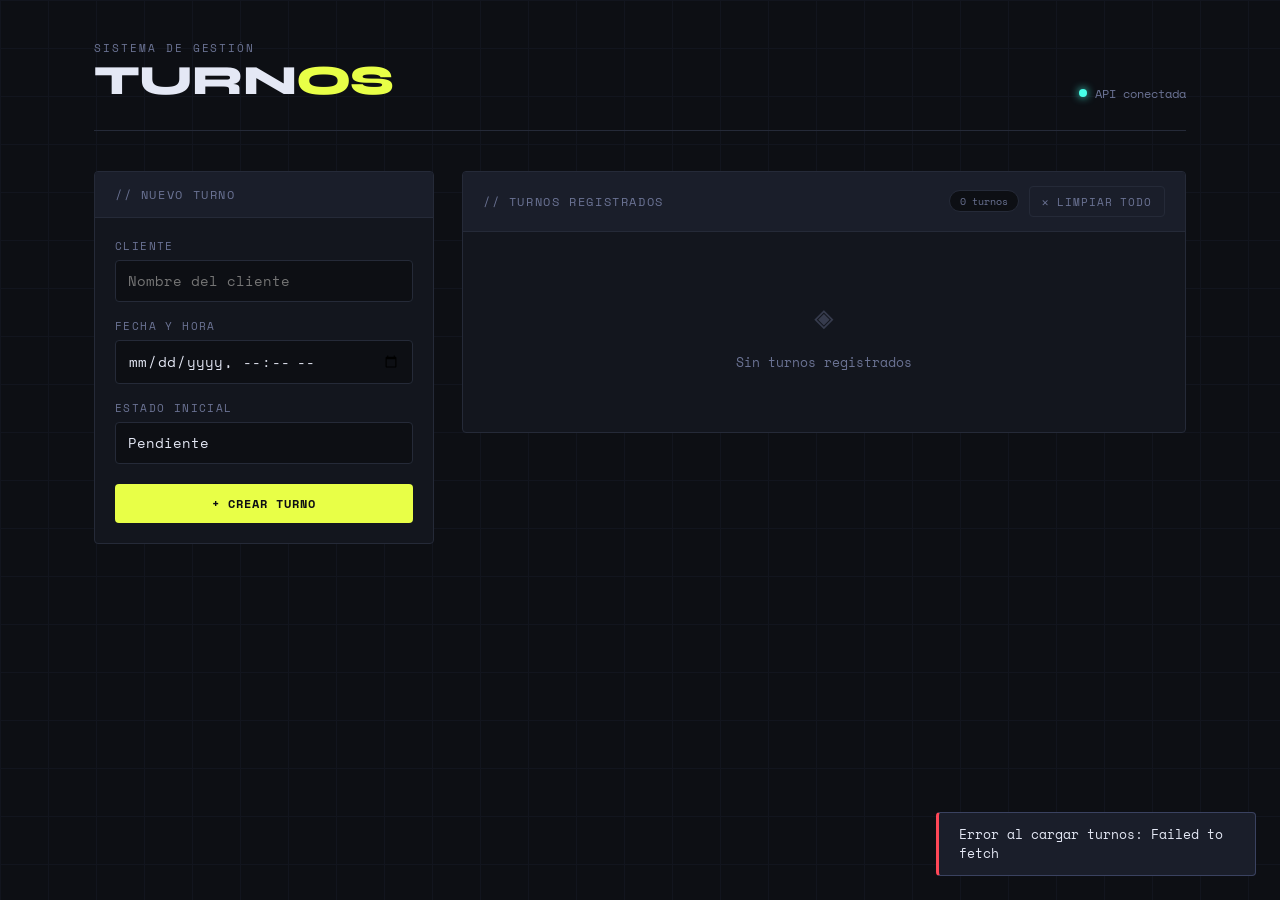
<file: 2 GestionTurnos/index.html>
<!DOCTYPE html>
<html lang="es">
<head>
  <meta charset="UTF-8" />
  <meta name="viewport" content="width=device-width, initial-scale=1.0" />
  <title>Sistema de Turnos</title>
  <link rel="stylesheet" href="style.css" />
</head>
<body>

<div class="app-shell">

  <!-- ── HEADER ──────────────────────────────────────── -->
  <header>
    <div class="header-left">
      <span class="header-label">Sistema de gestión</span>
      <h1>TURN<span>OS</span></h1>
    </div>
    <div class="status-badge">
      <span class="status-dot"></span>
      <span>API conectada</span>
    </div>
  </header>

  <!-- ── MAIN GRID ────────────────────────────────────── -->
  <div class="main-grid">

    <!-- LEFT: Formulario -->
    <aside>
      <div class="panel">
        <div class="panel-header">
          <span class="panel-title">// Nuevo turno</span>
        </div>
        <div class="panel-body">
          <form id="form-turno" novalidate>

            <div class="form-group">
              <label for="cliente">Cliente</label>
              <input type="text" id="cliente" placeholder="Nombre del cliente" autocomplete="off" />
              <span class="form-error" id="err-cliente">Campo obligatorio.</span>
            </div>

            <div class="form-group">
              <label for="fecha">Fecha y hora</label>
              <input type="datetime-local" id="fecha" />
              <span class="form-error" id="err-fecha">Campo obligatorio.</span>
            </div>

            <div class="form-group">
              <label for="estado-crear">Estado inicial</label>
              <select id="estado-crear">
                <option value="0">Pendiente</option>
                <option value="1">Confirmado</option>
                <option value="2">Cancelado</option>
                <option value="3">Finalizado</option>
              </select>
            </div>

            <button type="submit" class="btn btn-primary" id="btn-submit">
              <span id="submit-label">+ Crear turno</span>
              <span id="submit-spinner" style="display:none"><span class="spinner"></span></span>
            </button>

          </form>
        </div>
      </div>
    </aside>

    <!-- RIGHT: Tabla de turnos -->
    <section>
      <div class="panel">
        <div class="panel-header">
          <span class="panel-title">// Turnos registrados</span>
          <div style="display:flex;gap:10px;align-items:center">
            <span class="chip" id="total-chip">0 turnos</span>
            <button class="btn btn-clear" id="btn-clear-all" title="Eliminar todos los turnos">
              ✕ Limpiar todo
            </button>
          </div>
        </div>

        <!-- Tabla -->
        <div class="table-wrapper" id="table-wrapper">
          <div class="empty-state" id="empty-state">
            <div class="empty-icon">◈</div>
            <div>Sin turnos registrados</div>
          </div>
          <table id="tabla-turnos" style="display:none">
            <thead>
              <tr>
                <th>#</th>
                <th>Cliente</th>
                <th>Fecha</th>
                <th>Estado</th>
                <th>Cambiar estado</th>
                <th>Acciones</th>
              </tr>
            </thead>
            <tbody id="tbody"></tbody>
          </table>
        </div>

      </div>
    </section>

  </div><!-- /main-grid -->
</div><!-- /app-shell -->

<!-- Toast -->
<div id="toast"></div>

<!-- ══════════════════════════════════════════════════════════
     JAVASCRIPT
════════════════════════════════════════════════════════════ -->
<script>
  /* ── CONFIG ──────────────────────────────────────────── */
  const API = 'https://localhost:7118/api/turnos';

  const ESTADOS = {
    0: { label: 'Pendiente',   cls: 'badge-0' },
    1: { label: 'Confirmado',  cls: 'badge-1' },
    2: { label: 'Cancelado',   cls: 'badge-2' },
    3: { label: 'Finalizado',  cls: 'badge-3' },
  };

  /* ── TOAST ───────────────────────────────────────────── */
  let toastTimer;
  function showToast(msg, type = 'success') {
    const el = document.getElementById('toast');
    el.textContent = msg;
    el.className = `show ${type}`;
    clearTimeout(toastTimer);
    toastTimer = setTimeout(() => { el.className = ''; }, 3200);
  }

  /* ── FETCH HELPERS ───────────────────────────────────── */
  async function apiFetch(url, options = {}) {
    const res = await fetch(url, {
      headers: { 'Content-Type': 'application/json' },
      ...options,
    });
    if (!res.ok) {
      const text = await res.text().catch(() => '');
      throw new Error(text || `HTTP ${res.status}`);
    }
    // Devuelve JSON si hay body, si no devuelve null
    const ct = res.headers.get('Content-Type') || '';
    return ct.includes('application/json') ? res.json() : null;
  }

  /* ── RENDER TABLE ────────────────────────────────────── */
  function formatDate(raw) {
    if (!raw) return '—';
    const d = new Date(raw);
    if (isNaN(d)) return raw;
    return d.toLocaleDateString('es-AR', {
      day: '2-digit', month: '2-digit', year: 'numeric',
      hour: '2-digit', minute: '2-digit',
    });
  }

  function renderTabla(turnos) {
    const tbody       = document.getElementById('tbody');
    const tabla       = document.getElementById('tabla-turnos');
    const emptyState  = document.getElementById('empty-state');
    const chip        = document.getElementById('total-chip');

    chip.textContent = `${turnos.length} turno${turnos.length !== 1 ? 's' : ''}`;

    if (turnos.length === 0) {
      tabla.style.display = 'none';
      emptyState.style.display = '';
      return;
    }

    emptyState.style.display = 'none';
    tabla.style.display = 'table';

    tbody.innerHTML = turnos.map(t => {
      const e = ESTADOS[t.estado] ?? { label: t.estado, cls: '' };

      // Opciones del selector de cambio de estado
      const opts = Object.entries(ESTADOS).map(([v, s]) =>
        `<option value="${v}" ${v == t.estado ? 'selected' : ''}>${s.label}</option>`
      ).join('');

      return `
        <tr data-id="${t.id}">
          <td class="cell-id">${String(t.id).padStart(3,'0')}</td>
          <td class="cell-client">${escHtml(t.cliente)}</td>
          <td class="cell-date">${formatDate(t.date)}</td>
          <td><span class="badge ${e.cls}">${e.label}</span></td>
          <td>
            <div class="cell-actions">
              <select class="inline-select" data-select-id="${t.id}" title="Seleccionar nuevo estado">
                ${opts}
              </select>
              <button class="btn btn-state" data-apply-id="${t.id}" title="Aplicar cambio">✓</button>
            </div>
          </td>
          <td>
            <button class="btn btn-danger" data-del-id="${t.id}" title="Eliminar turno">✕</button>
          </td>
        </tr>`;
    }).join('');

    // Delegación de eventos en tbody
    tbody.onclick = async (e) => {
      // Aplicar cambio de estado
      const applyBtn = e.target.closest('[data-apply-id]');
      if (applyBtn) {
        const id = applyBtn.dataset.applyId;
        const sel = tbody.querySelector(`[data-select-id="${id}"]`);
        await cambiarEstado(id, parseInt(sel.value));
        return;
      }
      // Eliminar individual
      const delBtn = e.target.closest('[data-del-id]');
      if (delBtn) {
        await eliminarTurno(delBtn.dataset.delId);
      }
    };
  }

  function escHtml(s) {
    return String(s)
      .replace(/&/g,'&amp;').replace(/</g,'&lt;')
      .replace(/>/g,'&gt;').replace(/"/g,'&quot;');
  }

  /* ── CARGAR TURNOS ───────────────────────────────────── */
  async function cargarTurnos() {
    try {
      const data = await apiFetch(API);
      renderTabla(data ?? []);
    } catch (err) {
      showToast(`Error al cargar turnos: ${err.message}`, 'error');
    }
  }

  /* ── CREAR TURNO ─────────────────────────────────────── */
  const form       = document.getElementById('form-turno');
  const submitBtn  = document.getElementById('btn-submit');
  const submitLbl  = document.getElementById('submit-label');
  const submitSpin = document.getElementById('submit-spinner');

  function setSubmitLoading(on) {
    submitBtn.disabled = on;
    submitLbl.style.display = on ? 'none' : '';
    submitSpin.style.display = on ? '' : 'none';
  }

  function validarForm() {
    let ok = true;
    const cliente = document.getElementById('cliente').value.trim();
    const fecha   = document.getElementById('fecha').value.trim();

    document.getElementById('err-cliente').classList.toggle('visible', !cliente);
    document.getElementById('err-fecha').classList.toggle('visible', !fecha);

    if (!cliente || !fecha) ok = false;
    return ok;
  }

  form.addEventListener('submit', async (e) => {
    e.preventDefault();
    if (!validarForm()) return;

    const cliente = document.getElementById('cliente').value.trim();
    const fecha   = document.getElementById('fecha').value;
    const estado  = parseInt(document.getElementById('estado-crear').value);

    setSubmitLoading(true);
    try {
      await apiFetch(API, {
        method: 'POST',
        body: JSON.stringify({ cliente, date: fecha, estado }),
      });
      form.reset();
      showToast('Turno creado correctamente.', 'success');
      await cargarTurnos();
    } catch (err) {
      showToast(`Error al crear turno: ${err.message}`, 'error');
    } finally {
      setSubmitLoading(false);
    }
  });

  /* ── CAMBIAR ESTADO ──────────────────────────────────── */
  async function cambiarEstado(id, nuevoEstado) {
    try {
      // Nota: el controller usa idTurnos como query param según el código fuente
      await apiFetch(`${API}/${id}?idTurnos=${id}`, {
        method: 'PUT',
        body: JSON.stringify({ estado: nuevoEstado }),
      });
      showToast(`Estado actualizado → ${ESTADOS[nuevoEstado].label}`, 'success');
      await cargarTurnos();
    } catch (err) {
      showToast(`Error al cambiar estado: ${err.message}`, 'error');
    }
  }

  /* ── ELIMINAR TURNO INDIVIDUAL ───────────────────────── */
  async function eliminarTurno(id) {
    try {
      // Intenta eliminar por id si la API lo soporta; si no, elimina la colección
      await apiFetch(`${API}/${id}`, { method: 'DELETE' });
      showToast('Turno eliminado.', 'success');
    } catch {
      // Fallback: eliminar toda la colección (según el endpoint disponible)
      try {
        await apiFetch(API, { method: 'DELETE' });
        showToast('Colección eliminada (endpoint individual no disponible).', 'success');
      } catch (err2) {
        showToast(`Error al eliminar: ${err2.message}`, 'error');
      }
    } finally {
      await cargarTurnos();
    }
  }

  /* ── LIMPIAR TODOS ───────────────────────────────────── */
  document.getElementById('btn-clear-all').addEventListener('click', async () => {
    if (!confirm('¿Eliminar TODOS los turnos? Esta acción no se puede deshacer.')) return;
    try {
      await apiFetch(API, { method: 'DELETE' });
      showToast('Todos los turnos eliminados.', 'success');
      await cargarTurnos();
    } catch (err) {
      showToast(`Error: ${err.message}`, 'error');
    }
  });

  /* ── INIT ────────────────────────────────────────────── */
  cargarTurnos();
</script>
</body>
</html>
</file>
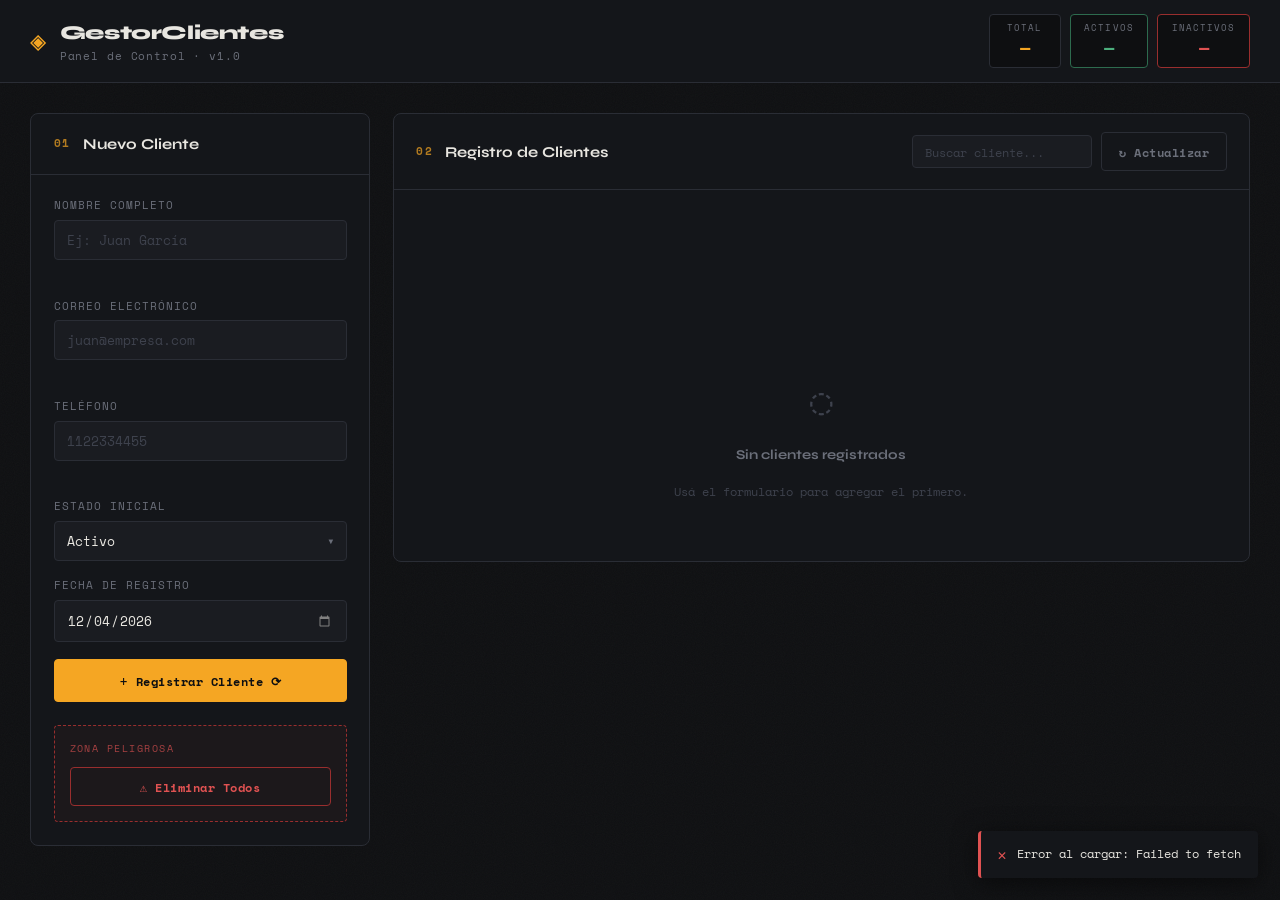
<file: 4 GestionClientes/index.html>
<!DOCTYPE html>
<html lang="es">
<head>
  <meta charset="UTF-8" />
  <meta name="viewport" content="width=device-width, initial-scale=1.0" />
  <title>GestorClientes · Panel de Control</title>
  <link rel="stylesheet" href="style.css" />
  <link href="https://fonts.googleapis.com/css2?family=Space+Mono:ital,wght@0,400;0,700;1,400&family=Syne:wght@400;500;700;800&display=swap" rel="stylesheet" />
</head>
<body>

  <!-- HEADER -->
  <header class="header">
    <div class="header-inner">
      <div class="brand">
        <span class="brand-icon">◈</span>
        <div>
          <h1 class="brand-title">GestorClientes</h1>
          <p class="brand-sub">Panel de Control · v1.0</p>
        </div>
      </div>
      <div class="header-stats">
        <div class="stat-chip" id="stat-total">
          <span class="stat-label">TOTAL</span>
          <span class="stat-value" id="count-total">—</span>
        </div>
        <div class="stat-chip stat-activo">
          <span class="stat-label">ACTIVOS</span>
          <span class="stat-value" id="count-activos">—</span>
        </div>
        <div class="stat-chip stat-desact">
          <span class="stat-label">INACTIVOS</span>
          <span class="stat-value" id="count-desact">—</span>
        </div>
      </div>
    </div>
  </header>

  <!-- TOAST NOTIFICATIONS -->
  <div id="toast-container"></div>

  <!-- MAIN LAYOUT -->
  <main class="main">

    <!-- LEFT PANEL: FORM -->
    <aside class="panel panel-form">
      <div class="panel-header">
        <span class="panel-label">01</span>
        <h2 class="panel-title">Nuevo Cliente</h2>
      </div>

      <form id="form-cliente" novalidate>
        <div class="field">
          <label class="field-label" for="inp-name">Nombre completo</label>
          <input class="field-input" type="text" id="inp-name" placeholder="Ej: Juan García" autocomplete="off" />
          <span class="field-error" id="err-name"></span>
        </div>

        <div class="field">
          <label class="field-label" for="inp-email">Correo electrónico</label>
          <input class="field-input" type="email" id="inp-email" placeholder="juan@empresa.com" autocomplete="off" />
          <span class="field-error" id="err-email"></span>
        </div>

        <div class="field">
          <label class="field-label" for="inp-phone">Teléfono</label>
          <input class="field-input" type="number" id="inp-phone" placeholder="1122334455" />
          <span class="field-error" id="err-phone"></span>
        </div>

        <div class="field">
          <label class="field-label" for="inp-estado">Estado inicial</label>
          <div class="select-wrapper">
            <select class="field-input field-select" id="inp-estado">
              <option value="0">Activo</option>
              <option value="1">Desactivado</option>
            </select>
            <span class="select-arrow">▾</span>
          </div>
        </div>

        <div class="field">
          <label class="field-label" for="inp-date">Fecha de registro</label>
          <input class="field-input" type="date" id="inp-date" />
        </div>

        <button class="btn btn-primary" type="submit" id="btn-submit">
          <span class="btn-icon">+</span>
          <span>Registrar Cliente</span>
          <span class="btn-loader" id="submit-loader" hidden>⟳</span>
        </button>
      </form>

      <!-- DANGER ZONE -->
      <div class="danger-zone">
        <p class="danger-title">ZONA PELIGROSA</p>
        <button class="btn btn-danger" id="btn-eliminar-todos" title="Eliminar todos los clientes">
          <span>⚠ Eliminar Todos</span>
        </button>
      </div>
    </aside>

    <!-- RIGHT PANEL: TABLE -->
    <section class="panel panel-table">
      <div class="panel-header">
        <span class="panel-label">02</span>
        <h2 class="panel-title">Registro de Clientes</h2>
        <div class="table-controls">
          <input class="search-input" type="text" id="search-input" placeholder="Buscar cliente..." />
          <button class="btn btn-ghost" id="btn-refresh" title="Actualizar lista">↻ Actualizar</button>
        </div>
      </div>

      <!-- Loading State -->
      <div class="loading-state" id="loading-state">
      </div>

      <!-- Empty State -->
      <div class="empty-state" id="empty-state" hidden>
        <span class="empty-icon">◌</span>
        <p class="empty-title">Sin clientes registrados</p>
        <p class="empty-sub">Usá el formulario para agregar el primero.</p>
      </div>

      <!-- Table -->
      <div class="table-wrapper" id="table-wrapper" hidden>
        <table class="table" id="tabla-clientes">
          <thead>
            <tr>
              <th>ID</th>
              <th>Nombre</th>
              <th>Email</th>
              <th>Teléfono</th>
              <th>Estado</th>
              <th>Fecha</th>
              <th>Acciones</th>
            </tr>
          </thead>
          <tbody id="tbody-clientes">
          </tbody>
        </table>
      </div>
    </section>

  </main>

  <!-- MODAL: Cambiar Estado -->
  <div class="modal-overlay" id="modal-estado" hidden>
    <div class="modal">
      <div class="modal-header">
        <h3 class="modal-title">Cambiar Estado</h3>
        <button class="modal-close" id="modal-close">✕</button>
      </div>
      <div class="modal-body">
        <p>Cliente: <strong id="modal-cliente-nombre">—</strong></p>
        <p class="modal-id-display">ID: <code id="modal-cliente-id">—</code></p>
        <div class="field" style="margin-top: 1.5rem;">
          <label class="field-label">Nuevo estado</label>
          <div class="select-wrapper">
            <select class="field-input field-select" id="modal-estado-select">
              <option value="0">Activo</option>
              <option value="1">Desactivado</option>
            </select>
            <span class="select-arrow">▾</span>
          </div>
        </div>
      </div>
      <div class="modal-footer">
        <button class="btn btn-ghost" id="modal-cancel">Cancelar</button>
        <button class="btn btn-primary" id="modal-confirm">
          <span>Confirmar Cambio</span>
          <span class="btn-loader" id="modal-loader" hidden>⟳</span>
        </button>
      </div>
    </div>
  </div>

  <script src="app.js"></script>
</body>
</html>
</file>
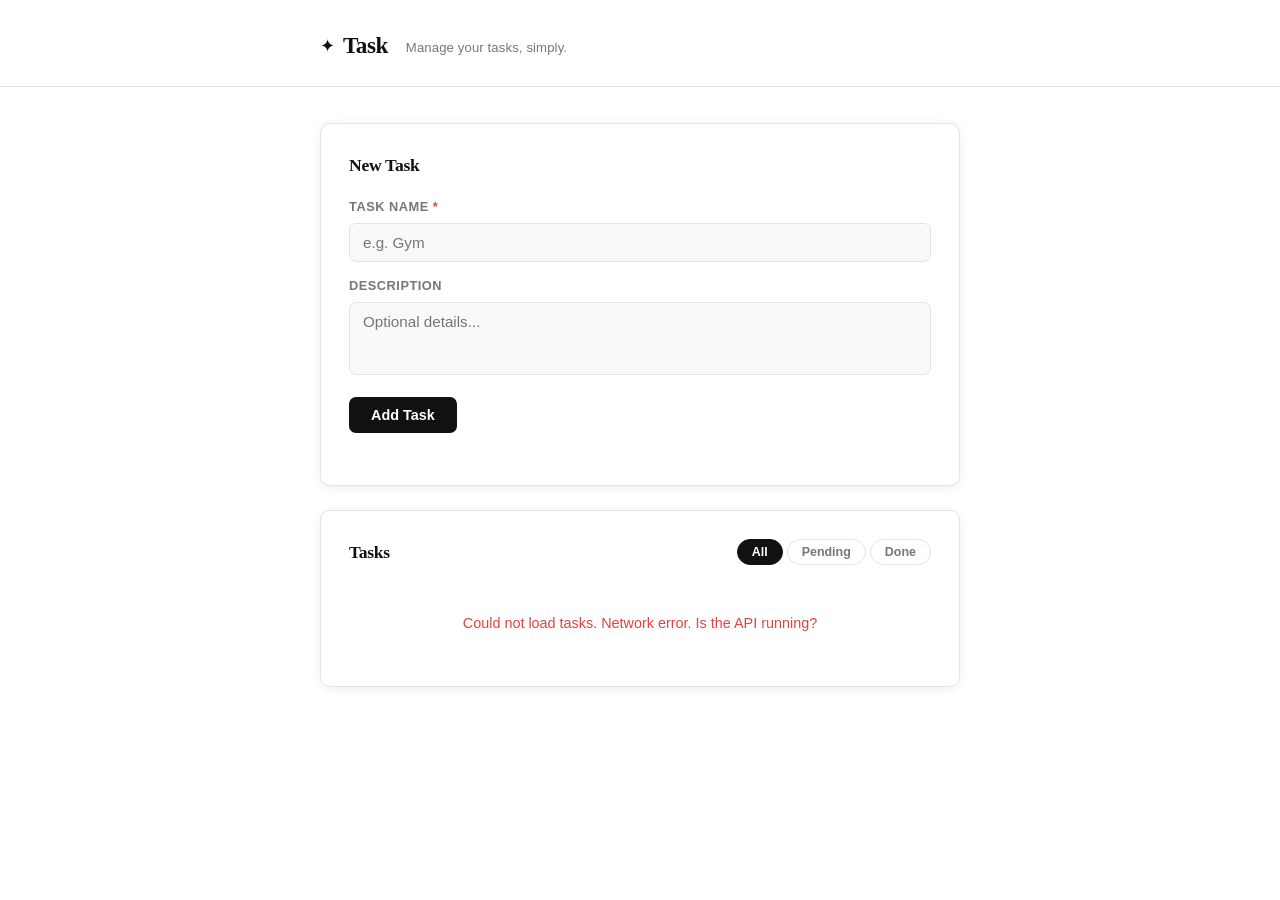
<file: 5 ToDo DB/index.html>
<!DOCTYPE html>
<html lang="en">
<head>
  <meta charset="UTF-8" />
  <meta name="viewport" content="width=device-width, initial-scale=1.0" />
  <title>Task Manager</title>
  <link rel="stylesheet" href="styles.css" />
</head>
<body>

  <header class="header">
    <div class="header-inner">
      <div class="logo">
        <span class="logo-icon">✦</span>
        <span class="logo-text">Task</span>
      </div>
      <p class="header-sub">Manage your tasks, simply.</p>
    </div>
  </header>

  <main class="main">

    <!-- Add Task Form -->
    <section class="card form-card">
      <h2 class="section-title">New Task</h2>
      <div class="form-group">
        <label for="input-name">Task name <span class="required">*</span></label>
        <input type="text" id="input-name" placeholder="e.g. Gym" maxlength="100" />
      </div>
      <div class="form-group">
        <label for="input-desc">Description</label>
        <textarea id="input-desc" placeholder="Optional details..." rows="3" maxlength="300"></textarea>
      </div>
      <button class="btn btn-primary" id="btn-add">Add Task</button>
      <p class="form-error" id="form-error"></p>
    </section>

    <!-- Task List -->
    <section class="card list-card">
      <div class="list-header">
        <h2 class="section-title">Tasks</h2>
        <div class="filter-tabs">
          <button class="filter-btn active" data-filter="all">All</button>
          <button class="filter-btn" data-filter="pending">Pending</button>
          <button class="filter-btn" data-filter="done">Done</button>
        </div>
      </div>

      <div id="task-list" class="task-list">
        <p class="empty-msg" id="empty-msg">No tasks found.</p>
      </div>
    </section>

  </main>

  <!-- Edit Modal -->
  <div class="modal-overlay" id="modal-overlay">
    <div class="modal">
      <h3 class="modal-title">Edit Task</h3>
      <input type="hidden" id="edit-id" />
      <div class="form-group">
        <label for="edit-name">Task name <span class="required">*</span></label>
        <input type="text" id="edit-name" maxlength="100" />
      </div>
      <div class="form-group">
        <label for="edit-desc">Description</label>
        <textarea id="edit-desc" rows="3" maxlength="300"></textarea>
      </div>
      <p class="form-error" id="edit-error"></p>
      <div class="modal-actions">
        <button class="btn btn-secondary" id="btn-cancel-edit">Cancel</button>
        <button class="btn btn-primary" id="btn-save-edit">Save Changes</button>
      </div>
    </div>
  </div>

  <!-- Toast -->
  <div class="toast" id="toast"></div>

  <script src="script.js"></script>
</body>
</html>
</file>
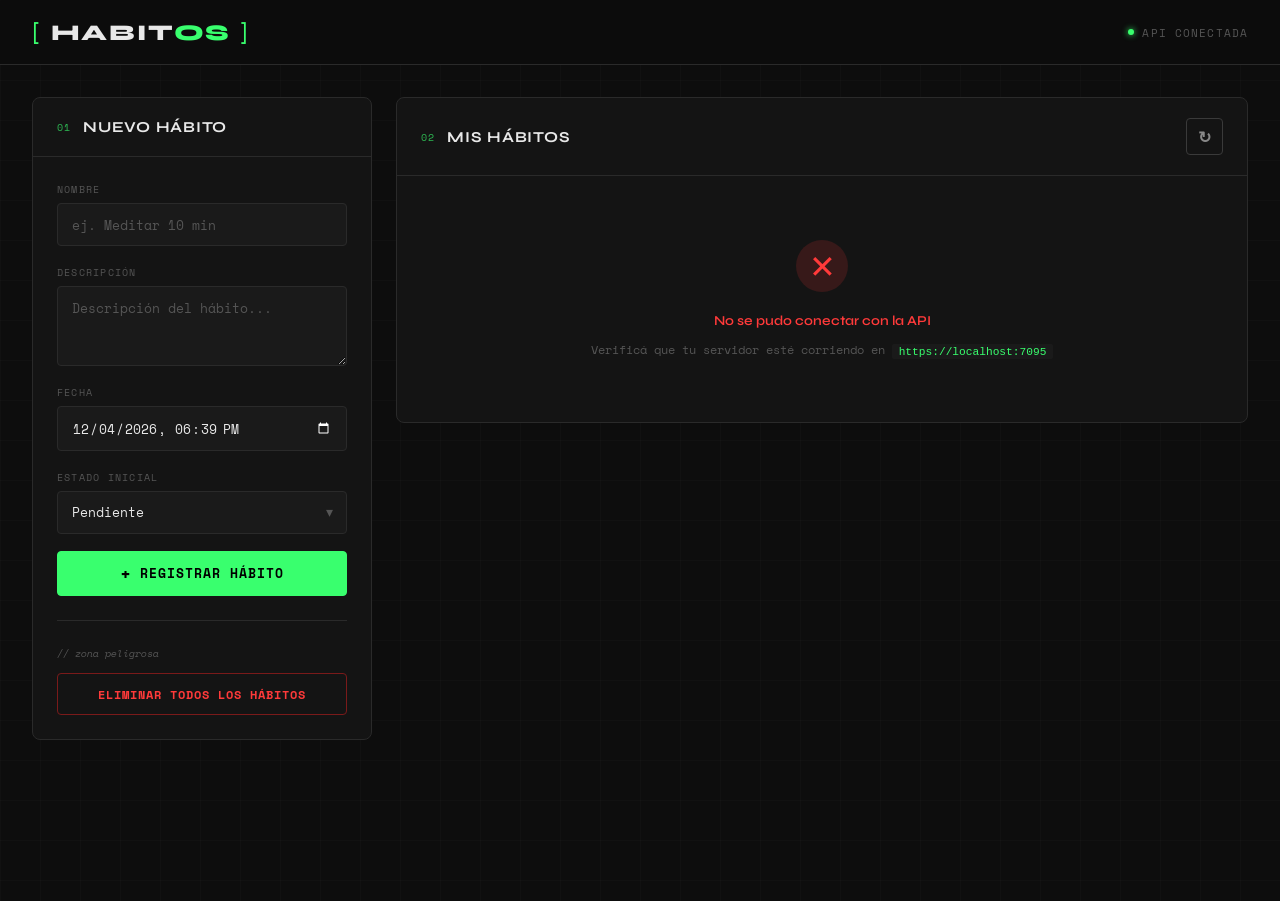
<file: 3 GestorHabitos/GestorHabitos/index.html>
<!DOCTYPE html>
<html lang="es">
<head>
  <meta charset="UTF-8" />
  <meta name="viewport" content="width=device-width, initial-scale=1.0"/>
  <title>Gestor de Hábitos</title>
  <link rel="stylesheet" href="style.css" />
  <link rel="preconnect" href="https://fonts.googleapis.com">
  <link href="https://fonts.googleapis.com/css2?family=Space+Mono:ital,wght@0,400;0,700;1,400&family=Syne:wght@400;600;700;800&display=swap" rel="stylesheet">
</head>
<body>

  <!-- HEADER -->
  <header class="header">
    <div class="header-inner">
      <div class="logo">
        <span class="logo-bracket">[</span>
        <span class="logo-text">HABIT<span class="logo-accent">OS</span></span>
        <span class="logo-bracket">]</span>
      </div>
      <div class="header-meta">
        <span class="status-dot"></span>
        <span class="status-label">API conectada</span>
      </div>
    </div>
  </header>

  <!-- MAIN LAYOUT -->
  <main class="layout">

    <!-- PANEL IZQUIERDO: FORMULARIO -->
    <aside class="panel panel--form">
      <div class="panel-header">
        <span class="panel-number">01</span>
        <h2 class="panel-title">Nuevo Hábito</h2>
      </div>

      <div class="form-body">
        <div class="field">
          <label class="field-label" for="habitName">Nombre</label>
          <input class="field-input" type="text" id="habitName" placeholder="ej. Meditar 10 min" autocomplete="off"/>
        </div>

        <div class="field">
          <label class="field-label" for="habitDesc">Descripción</label>
          <textarea class="field-input field-textarea" id="habitDesc" placeholder="Descripción del hábito..."></textarea>
        </div>

        <div class="field">
          <label class="field-label" for="habitDate">Fecha</label>
          <input class="field-input" type="datetime-local" id="habitDate"/>
        </div>

        <div class="field">
          <label class="field-label" for="habitEstado">Estado inicial</label>
          <div class="select-wrapper">
            <select class="field-input field-select" id="habitEstado">
              <option value="0">Pendiente</option>
              <option value="1">Cumplido</option>
            </select>
            <span class="select-arrow">▾</span>
          </div>
        </div>

        <button class="btn btn--primary" id="btnCrear" onclick="crearHabito()">
          <span class="btn-icon">+</span>
          <span>Registrar Hábito</span>
        </button>
      </div>

      <!-- ACCIONES GLOBALES -->
      <div class="danger-zone">
        <p class="danger-label">// zona peligrosa</p>
        <button class="btn btn--danger" onclick="confirmarEliminarTodo()">
          Eliminar todos los hábitos
        </button>
      </div>
    </aside>

    <!-- PANEL DERECHO: LISTA -->
    <section class="panel panel--list">
      <div class="panel-header">
        <span class="panel-number">02</span>
        <h2 class="panel-title">Mis Hábitos</h2>
        <button class="btn btn--ghost btn--sm" onclick="cargarHabitos()" title="Actualizar">
          <span class="refresh-icon">↻</span>
        </button>
      </div>

      <!-- ESTADO: LOADING -->
      <div class="state-view" id="stateLoading">
        <div class="spinner"></div>
        <p>Cargando hábitos...</p>
      </div>

      <!-- ESTADO: VACÍO -->
      <div class="state-view hidden" id="stateEmpty">
        <div class="empty-icon">◎</div>
        <p class="empty-title">Sin hábitos registrados</p>
        <p class="empty-sub">Creá tu primer hábito en el panel izquierdo.</p>
      </div>

      <!-- ESTADO: ERROR -->
      <div class="state-view hidden" id="stateError">
        <div class="error-icon">✕</div>
        <p class="error-title">No se pudo conectar con la API</p>
        <p class="empty-sub">Verificá que tu servidor esté corriendo en <code>https://localhost:7095</code></p>
      </div>

      <!-- TABLA DE HÁBITOS -->
      <div class="table-wrapper hidden" id="tableWrapper">
        <table class="habits-table">
          <thead>
            <tr>
              <th>#ID</th>
              <th>Nombre</th>
              <th>Descripción</th>
              <th>Fecha</th>
              <th>Estado</th>
              <th>Acciones</th>
            </tr>
          </thead>
          <tbody id="habitosTableBody">
            <!-- Filas generadas por JS -->
          </tbody>
        </table>
      </div>

    </section>
  </main>

  <!-- TOAST NOTIFICATION -->
  <div class="toast" id="toast"></div>

  <!-- MODAL CONFIRMACIÓN -->
  <div class="modal-overlay hidden" id="modalOverlay">
    <div class="modal">
      <p class="modal-title" id="modalTitle">¿Estás seguro?</p>
      <p class="modal-body" id="modalBody">Esta acción no se puede deshacer.</p>
      <div class="modal-actions">
        <button class="btn btn--ghost" onclick="cerrarModal()">Cancelar</button>
        <button class="btn btn--danger" id="modalConfirmBtn">Confirmar</button>
      </div>
    </div>
  </div>

  <script src="app.js"></script>
</body>
</html>
</file>
<file: 2 GestionTurnos/style.css>
@import url('https://fonts.googleapis.com/css2?family=Space+Mono:ital,wght@0,400;0,700;1,400&family=Syne:wght@400;600;700;800&display=swap');

/* ── RESET & VARIABLES ───────────────────────────────────── */
*, *::before, *::after { box-sizing: border-box; margin: 0; padding: 0; }

:root {
  --bg:         #0d0f14;
  --bg2:        #13161e;
  --bg3:        #1a1e2a;
  --border:     #252a38;
  --border-hi:  #3a4260;
  --accent:     #e8ff47;
  --accent2:    #47ffe8;
  --text:       #e4e8f5;
  --text-dim:   #6b7394;
  --text-faint: #2e3450;
  --pending:    #f5a623;
  --confirmed:  #47ffe8;
  --cancelled:  #ff4757;
  --finished:   #a8b2d8;
  --radius:     4px;
  --mono:       'Space Mono', monospace;
  --sans:       'Syne', sans-serif;
  --transition: 160ms cubic-bezier(.4,0,.2,1);
}

html { font-size: 16px; }
body {
  background: var(--bg);
  color: var(--text);
  font-family: var(--mono);
  min-height: 100vh;
  overflow-x: hidden;
}

/* ── SCROLLBAR ───────────────────────────────────────────── */
::-webkit-scrollbar { width: 6px; }
::-webkit-scrollbar-track { background: var(--bg2); }
::-webkit-scrollbar-thumb { background: var(--border-hi); border-radius: 3px; }

/* ── GRID NOISE OVERLAY ──────────────────────────────────── */
body::before {
  content: '';
  position: fixed; inset: 0; z-index: 0; pointer-events: none;
  background-image:
    linear-gradient(var(--text-faint) 1px, transparent 1px),
    linear-gradient(90deg, var(--text-faint) 1px, transparent 1px);
  background-size: 48px 48px;
  opacity: .18;
}

/* ── LAYOUT ──────────────────────────────────────────────── */
.app-shell {
  position: relative; z-index: 1;
  max-width: 1140px;
  margin: 0 auto;
  padding: 0 24px 80px;
}

/* ── HEADER ──────────────────────────────────────────────── */
header {
  display: flex; align-items: flex-end; justify-content: space-between;
  padding: 40px 0 28px;
  border-bottom: 1px solid var(--border);
  margin-bottom: 40px;
}
.header-left { display: flex; flex-direction: column; gap: 4px; }
.header-label {
  font-family: var(--mono);
  font-size: .68rem; letter-spacing: .18em;
  color: var(--text-dim); text-transform: uppercase;
}
h1 {
  font-family: var(--sans);
  font-size: clamp(1.7rem, 4vw, 2.6rem);
  font-weight: 800; letter-spacing: -.02em;
  color: var(--text);
  line-height: 1;
}
h1 span { color: var(--accent); }

.status-badge {
  display: flex; align-items: center; gap: 8px;
  font-size: .72rem; color: var(--text-dim);
}
.status-dot {
  width: 8px; height: 8px; border-radius: 50%;
  background: var(--confirmed);
  box-shadow: 0 0 8px var(--confirmed);
  animation: pulse 2.4s ease-in-out infinite;
}
@keyframes pulse {
  0%, 100% { opacity: 1; }
  50% { opacity: .4; }
}

/* ── TWO-COLUMN LAYOUT ───────────────────────────────────── */
.main-grid {
  display: grid;
  grid-template-columns: 340px 1fr;
  gap: 28px;
  align-items: start;
}
@media (max-width: 820px) {
  .main-grid { grid-template-columns: 1fr; }
}

/* ── PANEL / CARD ────────────────────────────────────────── */
.panel {
  background: var(--bg2);
  border: 1px solid var(--border);
  border-radius: var(--radius);
  overflow: hidden;
}
.panel-header {
  display: flex; align-items: center; justify-content: space-between;
  padding: 14px 20px;
  border-bottom: 1px solid var(--border);
  background: var(--bg3);
}
.panel-title {
  font-family: var(--mono);
  font-size: .72rem; letter-spacing: .14em;
  text-transform: uppercase; color: var(--text-dim);
}
.panel-body { padding: 20px; }

/* ── FORM ────────────────────────────────────────────────── */
.form-group { display: flex; flex-direction: column; gap: 6px; margin-bottom: 16px; }
.form-group:last-of-type { margin-bottom: 20px; }

label {
  font-size: .67rem; letter-spacing: .13em;
  text-transform: uppercase; color: var(--text-dim);
}

input[type="text"],
input[type="datetime-local"],
select {
  width: 100%;
  background: var(--bg);
  border: 1px solid var(--border);
  border-radius: var(--radius);
  color: var(--text);
  font-family: var(--mono);
  font-size: .85rem;
  padding: 10px 12px;
  outline: none;
  transition: border-color var(--transition), box-shadow var(--transition);
  -webkit-appearance: none;
  appearance: none;
}
input:focus, select:focus {
  border-color: var(--accent);
  box-shadow: 0 0 0 3px rgba(232,255,71,.08);
}
select { cursor: pointer; }

/* ── BUTTONS ─────────────────────────────────────────────── */
.btn {
  display: inline-flex; align-items: center; justify-content: center; gap: 7px;
  font-family: var(--mono); font-size: .78rem; letter-spacing: .08em;
  text-transform: uppercase;
  border: none; border-radius: var(--radius);
  cursor: pointer;
  transition: all var(--transition);
  padding: 10px 18px;
  white-space: nowrap;
}
.btn-primary {
  background: var(--accent); color: #0d0f14; font-weight: 700;
  width: 100%;
}
.btn-primary:hover { background: #d4eb3c; transform: translateY(-1px); box-shadow: 0 4px 16px rgba(232,255,71,.22); }
.btn-primary:active { transform: translateY(0); }

.btn-danger {
  background: transparent; color: var(--cancelled);
  border: 1px solid rgba(255,71,87,.3);
  padding: 6px 12px; font-size: .7rem;
}
.btn-danger:hover { background: rgba(255,71,87,.12); border-color: var(--cancelled); }

.btn-state {
  background: transparent; color: var(--accent2);
  border: 1px solid rgba(71,255,232,.25);
  padding: 6px 12px; font-size: .7rem;
}
.btn-state:hover { background: rgba(71,255,232,.08); border-color: var(--accent2); }

.btn-clear {
  background: transparent; color: var(--text-dim);
  border: 1px solid var(--border);
  font-size: .7rem; padding: 6px 12px;
}
.btn-clear:hover { border-color: var(--cancelled); color: var(--cancelled); }

/* ── NOTIFICATION TOAST ──────────────────────────────────── */
#toast {
  position: fixed; bottom: 24px; right: 24px; z-index: 999;
  background: var(--bg3); border: 1px solid var(--border-hi);
  border-left: 3px solid var(--accent);
  padding: 12px 20px;
  border-radius: var(--radius);
  font-size: .8rem;
  transform: translateY(100px); opacity: 0;
  transition: all .28s cubic-bezier(.4,0,.2,1);
  max-width: 320px;
  pointer-events: none;
}
#toast.show { transform: translateY(0); opacity: 1; }
#toast.error { border-left-color: var(--cancelled); }
#toast.success { border-left-color: var(--confirmed); }

/* ── TABLE WRAPPER ───────────────────────────────────────── */
.table-wrapper { overflow-x: auto; }
table {
  width: 100%; border-collapse: collapse;
  font-size: .82rem;
}
thead tr {
  background: var(--bg3);
  border-bottom: 1px solid var(--border);
}
thead th {
  padding: 11px 16px;
  text-align: left;
  font-size: .65rem; letter-spacing: .14em;
  text-transform: uppercase; color: var(--text-dim);
  font-weight: 400;
}
tbody tr {
  border-bottom: 1px solid var(--border);
  transition: background var(--transition);
}
tbody tr:hover { background: var(--bg3); }
tbody tr:last-child { border-bottom: none; }
td { padding: 12px 16px; vertical-align: middle; }

.cell-id { color: var(--text-dim); font-size: .75rem; }
.cell-client { font-weight: 700; letter-spacing: -.01em; }
.cell-date { color: var(--text-dim); font-size: .78rem; }

/* ── STATE BADGE ─────────────────────────────────────────── */
.badge {
  display: inline-block;
  padding: 3px 10px;
  border-radius: 2px;
  font-size: .65rem; letter-spacing: .1em;
  text-transform: uppercase; font-weight: 700;
}
.badge-0 { background: rgba(245,166,35,.15); color: var(--pending); border: 1px solid rgba(245,166,35,.3); }
.badge-1 { background: rgba(71,255,232,.1); color: var(--confirmed); border: 1px solid rgba(71,255,232,.25); }
.badge-2 { background: rgba(255,71,87,.1); color: var(--cancelled); border: 1px solid rgba(255,71,87,.25); }
.badge-3 { background: rgba(168,178,216,.1); color: var(--finished); border: 1px solid rgba(168,178,216,.2); }

/* ── ACTIONS CELL ────────────────────────────────────────── */
.cell-actions { display: flex; gap: 8px; align-items: center; }

/* ── CHANGE-STATE INLINE ─────────────────────────────────── */
.inline-select {
  background: var(--bg); border: 1px solid var(--border);
  color: var(--text); font-family: var(--mono);
  font-size: .72rem; border-radius: var(--radius);
  padding: 5px 8px; cursor: pointer; outline: none;
}
.inline-select:focus { border-color: var(--accent2); }

/* ── EMPTY STATE ─────────────────────────────────────────── */
.empty-state {
  padding: 60px 20px; text-align: center;
  color: var(--text-dim); font-size: .82rem;
}
.empty-state .empty-icon { font-size: 2rem; margin-bottom: 12px; opacity: .4; }

/* ── SPINNER ─────────────────────────────────────────────── */
.spinner {
  width: 18px; height: 18px;
  border: 2px solid var(--border-hi);
  border-top-color: var(--accent);
  border-radius: 50%;
  animation: spin .7s linear infinite;
  display: inline-block;
}
@keyframes spin { to { transform: rotate(360deg); } }

/* ── COUNTER CHIP ────────────────────────────────────────── */
.chip {
  background: var(--bg); border: 1px solid var(--border);
  color: var(--text-dim); font-size: .65rem;
  border-radius: 100px; padding: 2px 10px;
  font-family: var(--mono);
}

/* ── ROW ENTER ANIMATION ─────────────────────────────────── */
@keyframes rowIn {
  from { opacity: 0; transform: translateX(-8px); }
  to   { opacity: 1; transform: translateX(0); }
}
tbody tr { animation: rowIn .2s ease both; }

/* ── ERROR INLINE ────────────────────────────────────────── */
.form-error {
  font-size: .72rem; color: var(--cancelled); margin-top: 2px;
  display: none;
}
.form-error.visible { display: block; }
</file>
<file: 4 GestionClientes/style.css>
/* ============================================================
   GESTOR CLIENTES — style.css
   Aesthetic: Industrial / Utilitarian Refined
   Palette: Dark charcoal + Amber accent + Mono type
   ============================================================ */

/* ── RESET & VARIABLES ── */
*, *::before, *::after { box-sizing: border-box; margin: 0; padding: 0; }

:root {
  --bg:          #0e0f11;
  --bg-panel:    #14161a;
  --bg-hover:    #1c1e24;
  --bg-input:    #1a1c21;
  --border:      #2a2d35;
  --border-focus:#f5a623;
  --text:        #e8e6e0;
  --text-muted:  #6b6f7a;
  --text-dim:    #3e424d;
  --accent:      #f5a623;
  --accent-dim:  #c4831a;
  --accent-glow: rgba(245,166,35,0.15);
  --red:         #e05252;
  --red-dim:     #992e2e;
  --green:       #4caf7d;
  --green-dim:   #2d6b4e;
  --font-mono:   'Space Mono', monospace;
  --font-sans:   'Syne', sans-serif;
  --radius:      4px;
  --radius-lg:   8px;
  --shadow:      0 4px 24px rgba(0,0,0,0.5);
  --transition:  0.18s cubic-bezier(0.4, 0, 0.2, 1);
}

html { font-size: 15px; }
body {
  background: var(--bg);
  color: var(--text);
  font-family: var(--font-mono);
  min-height: 100vh;
  line-height: 1.6;
  /* Subtle noise texture */
  background-image: url("data:image/svg+xml,%3Csvg xmlns='http://www.w3.org/2000/svg' width='300' height='300'%3E%3Cfilter id='n'%3E%3CfeTurbulence type='fractalNoise' baseFrequency='0.9' numOctaves='4' stitchTiles='stitch'/%3E%3C/filter%3E%3Crect width='300' height='300' filter='url(%23n)' opacity='0.03'/%3E%3C/svg%3E");
}

/* ── HEADER ── */
.header {
  border-bottom: 1px solid var(--border);
  background: var(--bg-panel);
  position: sticky;
  top: 0;
  z-index: 100;
}
.header-inner {
  max-width: 1400px;
  margin: 0 auto;
  padding: 0.9rem 2rem;
  display: flex;
  align-items: center;
  justify-content: space-between;
  gap: 1rem;
  flex-wrap: wrap;
}
.brand { display: flex; align-items: center; gap: 0.9rem; }
.brand-icon {
  font-size: 1.8rem;
  color: var(--accent);
  line-height: 1;
  animation: pulse-icon 3s ease-in-out infinite;
}
@keyframes pulse-icon {
  0%, 100% { opacity: 1; }
  50% { opacity: 0.6; }
}
.brand-title {
  font-family: var(--font-sans);
  font-weight: 800;
  font-size: 1.3rem;
  letter-spacing: -0.02em;
  color: var(--text);
}
.brand-sub {
  font-size: 0.72rem;
  color: var(--text-muted);
  letter-spacing: 0.08em;
}
.header-stats { display: flex; gap: 0.6rem; flex-wrap: wrap; }
.stat-chip {
  display: flex;
  flex-direction: column;
  align-items: center;
  padding: 0.4rem 0.9rem;
  border: 1px solid var(--border);
  border-radius: var(--radius);
  min-width: 72px;
  background: var(--bg);
  transition: border-color var(--transition);
}
.stat-chip:hover { border-color: var(--text-muted); }
.stat-activo { border-color: var(--green-dim); }
.stat-activo .stat-value { color: var(--green); }
.stat-desact { border-color: var(--red-dim); }
.stat-desact .stat-value { color: var(--red); }
.stat-label { font-size: 0.6rem; letter-spacing: 0.12em; color: var(--text-muted); }
.stat-value { font-size: 1.1rem; font-weight: 700; color: var(--accent); }

/* ── MAIN LAYOUT ── */
.main {
  max-width: 1400px;
  margin: 0 auto;
  padding: 2rem;
  display: grid;
  grid-template-columns: 340px 1fr;
  gap: 1.5rem;
  align-items: start;
}
@media (max-width: 900px) {
  .main { grid-template-columns: 1fr; padding: 1rem; }
}

/* ── PANELS ── */
.panel {
  background: var(--bg-panel);
  border: 1px solid var(--border);
  border-radius: var(--radius-lg);
  overflow: hidden;
  animation: slide-in 0.4s ease both;
}
@keyframes slide-in {
  from { opacity: 0; transform: translateY(12px); }
  to   { opacity: 1; transform: translateY(0); }
}
.panel-form { animation-delay: 0.05s; }
.panel-table { animation-delay: 0.1s; }

.panel-header {
  padding: 1.2rem 1.5rem;
  border-bottom: 1px solid var(--border);
  display: flex;
  align-items: center;
  gap: 0.8rem;
  flex-wrap: wrap;
}
.panel-label {
  font-size: 0.7rem;
  letter-spacing: 0.15em;
  color: var(--accent);
  font-weight: 700;
  opacity: 0.7;
}
.panel-title {
  font-family: var(--font-sans);
  font-weight: 700;
  font-size: 1rem;
  color: var(--text);
  flex: 1;
}

/* ── FORM ── */
#form-cliente { padding: 1.5rem; display: flex; flex-direction: column; gap: 1.1rem; }
.field { display: flex; flex-direction: column; gap: 0.4rem; }
.field-label {
  font-size: 0.7rem;
  letter-spacing: 0.1em;
  color: var(--text-muted);
  text-transform: uppercase;
}
.field-input {
  background: var(--bg-input);
  border: 1px solid var(--border);
  color: var(--text);
  font-family: var(--font-mono);
  font-size: 0.88rem;
  padding: 0.6rem 0.85rem;
  border-radius: var(--radius);
  width: 100%;
  outline: none;
  transition: border-color var(--transition), box-shadow var(--transition);
  -webkit-appearance: none;
}
.field-input:focus {
  border-color: var(--border-focus);
  box-shadow: 0 0 0 3px var(--accent-glow);
}
.field-input::placeholder { color: var(--text-dim); }
.field-input.error { border-color: var(--red); }
.field-error {
  font-size: 0.72rem;
  color: var(--red);
  min-height: 1rem;
  display: block;
}

.select-wrapper { position: relative; }
.field-select { cursor: pointer; padding-right: 2rem; }
.field-select option { background: var(--bg-panel); }
.select-arrow {
  position: absolute;
  right: 0.8rem;
  top: 50%;
  transform: translateY(-50%);
  pointer-events: none;
  color: var(--text-muted);
  font-size: 0.8rem;
}

input[type="date"]::-webkit-calendar-picker-indicator { filter: invert(0.5); cursor: pointer; }

/* ── BUTTONS ── */
.btn {
  display: inline-flex;
  align-items: center;
  justify-content: center;
  gap: 0.5rem;
  font-family: var(--font-mono);
  font-size: 0.82rem;
  font-weight: 700;
  letter-spacing: 0.04em;
  padding: 0.65rem 1.1rem;
  border: 1px solid transparent;
  border-radius: var(--radius);
  cursor: pointer;
  transition: all var(--transition);
  text-decoration: none;
  white-space: nowrap;
}
.btn:disabled { opacity: 0.4; cursor: not-allowed; }
.btn-primary {
  background: var(--accent);
  color: #0e0f11;
  border-color: var(--accent);
  width: 100%;
}
.btn-primary:hover:not(:disabled) {
  background: var(--accent-dim);
  border-color: var(--accent-dim);
  box-shadow: 0 0 16px var(--accent-glow);
}
.btn-ghost {
  background: transparent;
  color: var(--text-muted);
  border-color: var(--border);
}
.btn-ghost:hover:not(:disabled) {
  background: var(--bg-hover);
  color: var(--text);
  border-color: var(--text-muted);
}
.btn-danger {
  background: transparent;
  color: var(--red);
  border-color: var(--red-dim);
  width: 100%;
}
.btn-danger:hover:not(:disabled) {
  background: rgba(224,82,82,0.1);
  border-color: var(--red);
}
.btn-icon { font-size: 1rem; font-weight: 400; }
.btn-loader {
  display: inline-block;
  animation: spin 0.8s linear infinite;
}
@keyframes spin { to { transform: rotate(360deg); } }

/* ── DANGER ZONE ── */
.danger-zone {
  margin: 0 1.5rem 1.5rem;
  padding: 1rem;
  border: 1px dashed var(--red-dim);
  border-radius: var(--radius);
  background: rgba(224,82,82,0.04);
}
.danger-title {
  font-size: 0.65rem;
  letter-spacing: 0.15em;
  color: var(--red);
  opacity: 0.7;
  margin-bottom: 0.7rem;
}

/* ── TABLE CONTROLS ── */
.table-controls {
  display: flex;
  align-items: center;
  gap: 0.6rem;
  margin-left: auto;
  flex-wrap: wrap;
}
.search-input {
  background: var(--bg-input);
  border: 1px solid var(--border);
  color: var(--text);
  font-family: var(--font-mono);
  font-size: 0.82rem;
  padding: 0.45rem 0.8rem;
  border-radius: var(--radius);
  outline: none;
  width: 180px;
  transition: border-color var(--transition);
}
.search-input:focus { border-color: var(--border-focus); }
.search-input::placeholder { color: var(--text-dim); }

/* ── STATES ── */
.loading-state, .empty-state {
  display: flex;
  flex-direction: column;
  align-items: center;
  justify-content: center;
  padding: 4rem 2rem;
  gap: 1rem;
  color: var(--text-muted);
  font-size: 0.9rem;
}

.empty-icon { font-size: 2.5rem; color: var(--text-dim); }
.empty-title { font-family: var(--font-sans); font-weight: 700; color: var(--text-muted); }
.empty-sub { font-size: 0.8rem; color: var(--text-dim); }

/* ── TABLE ── */
.table-wrapper { overflow-x: auto; }
.table {
  width: 100%;
  border-collapse: collapse;
  font-size: 0.83rem;
}
.table thead tr {
  border-bottom: 2px solid var(--border);
  background: var(--bg);
}
.table th {
  padding: 0.75rem 1rem;
  text-align: left;
  font-size: 0.65rem;
  letter-spacing: 0.12em;
  color: var(--text-muted);
  text-transform: uppercase;
  font-weight: 700;
  white-space: nowrap;
}
.table td {
  padding: 0.85rem 1rem;
  border-bottom: 1px solid var(--border);
  vertical-align: middle;
  color: var(--text);
  transition: background var(--transition);
}
.table tbody tr {
  transition: background var(--transition);
}
.table tbody tr:hover td { background: var(--bg-hover); }
.table tbody tr.row-new td {
  animation: row-flash 0.6s ease;
}
@keyframes row-flash {
  0%   { background: var(--accent-glow); }
  100% { background: transparent; }
}

/* ID cell */
.td-id { font-size: 0.75rem; color: var(--text-muted); font-weight: 700; }

/* Badge de estado */
.badge {
  display: inline-flex;
  align-items: center;
  gap: 0.35rem;
  padding: 0.2rem 0.6rem;
  border-radius: 999px;
  font-size: 0.7rem;
  font-weight: 700;
  letter-spacing: 0.06em;
  white-space: nowrap;
}
.badge::before { content: '●'; font-size: 0.5rem; }
.badge-activo   { background: rgba(76,175,125,0.15); color: var(--green); border: 1px solid var(--green-dim); }
.badge-desact   { background: rgba(224,82,82,0.12); color: var(--red);   border: 1px solid var(--red-dim); }

/* Fecha */
.td-date { color: var(--text-muted); font-size: 0.78rem; }

/* Acciones */
.td-actions { display: flex; gap: 0.4rem; }
.btn-action {
  padding: 0.3rem 0.6rem;
  font-size: 0.75rem;
  border-radius: var(--radius);
  border: 1px solid var(--border);
  background: transparent;
  font-family: var(--font-mono);
  cursor: pointer;
  transition: all var(--transition);
  white-space: nowrap;
}
.btn-edit {
  color: var(--accent);
  border-color: var(--accent-dim);
}
.btn-edit:hover {
  background: var(--accent-glow);
  border-color: var(--accent);
}
.btn-del {
  color: var(--red);
  border-color: var(--red-dim);
}
.btn-del:hover {
  background: rgba(224,82,82,0.1);
  border-color: var(--red);
}

/* ── MODAL ── */
.modal-overlay {
  position: fixed;
  inset: 0;
  background: rgba(0,0,0,0.75);
  display: flex;
  align-items: center;
  justify-content: center;
  z-index: 200;
  padding: 1rem;
  backdrop-filter: blur(4px);
  animation: fade-in 0.15s ease;
}
@keyframes fade-in { from { opacity: 0; } to { opacity: 1; } }
.modal-overlay[hidden] { display: none; }
.modal {
  background: var(--bg-panel);
  border: 1px solid var(--border);
  border-radius: var(--radius-lg);
  width: 100%;
  max-width: 420px;
  box-shadow: var(--shadow);
  animation: modal-pop 0.2s cubic-bezier(0.34, 1.56, 0.64, 1);
}
@keyframes modal-pop {
  from { opacity: 0; transform: scale(0.92); }
  to   { opacity: 1; transform: scale(1); }
}
.modal-header {
  padding: 1.2rem 1.5rem;
  border-bottom: 1px solid var(--border);
  display: flex;
  align-items: center;
  justify-content: space-between;
}
.modal-title { font-family: var(--font-sans); font-weight: 700; font-size: 1rem; }
.modal-close {
  background: none;
  border: none;
  color: var(--text-muted);
  cursor: pointer;
  font-size: 1rem;
  padding: 0.2rem 0.4rem;
  border-radius: var(--radius);
  transition: all var(--transition);
}
.modal-close:hover { color: var(--text); background: var(--bg-hover); }
.modal-body { padding: 1.5rem; }
.modal-body p { font-size: 0.88rem; color: var(--text-muted); margin-bottom: 0.3rem; }
.modal-body strong { color: var(--text); }
.modal-id-display code {
  background: var(--bg-input);
  padding: 0.1rem 0.4rem;
  border-radius: var(--radius);
  font-size: 0.85rem;
  color: var(--accent);
  border: 1px solid var(--border);
}
.modal-footer {
  padding: 1rem 1.5rem;
  border-top: 1px solid var(--border);
  display: flex;
  justify-content: flex-end;
  gap: 0.6rem;
}

/* ── TOAST ── */
#toast-container {
  position: fixed;
  bottom: 1.5rem;
  right: 1.5rem;
  z-index: 300;
  display: flex;
  flex-direction: column;
  gap: 0.5rem;
}
.toast {
  display: flex;
  align-items: center;
  gap: 0.7rem;
  padding: 0.75rem 1.1rem;
  border-radius: var(--radius);
  border-left: 3px solid;
  font-size: 0.82rem;
  background: var(--bg-panel);
  border-color: var(--border);
  box-shadow: var(--shadow);
  min-width: 260px;
  max-width: 360px;
  animation: toast-in 0.3s cubic-bezier(0.34, 1.56, 0.64, 1);
  position: relative;
  overflow: hidden;
}
@keyframes toast-in {
  from { opacity: 0; transform: translateX(30px); }
  to   { opacity: 1; transform: translateX(0); }
}
.toast-success { border-color: var(--green); }
.toast-success .toast-icon { color: var(--green); }
.toast-error { border-color: var(--red); }
.toast-error .toast-icon { color: var(--red); }
.toast-info { border-color: var(--accent); }
.toast-info .toast-icon { color: var(--accent); }
.toast-icon { font-size: 1rem; flex-shrink: 0; }
.toast-text { flex: 1; }
.toast-progress {
  position: absolute;
  bottom: 0; left: 0;
  height: 2px;
  background: currentColor;
  opacity: 0.3;
  animation: toast-progress 3.5s linear forwards;
}
.toast-success .toast-progress { color: var(--green); }
.toast-error .toast-progress { color: var(--red); }
.toast-info .toast-progress { color: var(--accent); }
@keyframes toast-progress {
  from { width: 100%; }
  to   { width: 0%; }
}

/* ── SCROLLBAR ── */
::-webkit-scrollbar { width: 6px; height: 6px; }
::-webkit-scrollbar-track { background: var(--bg); }
::-webkit-scrollbar-thumb { background: var(--border); border-radius: 3px; }
::-webkit-scrollbar-thumb:hover { background: var(--text-dim); }
</file>
<file: 5 ToDo DB/styles.css>
/* ─── Reset & Base ─────────────────────────────────── */
*, *::before, *::after {
  box-sizing: border-box;
  margin: 0;
  padding: 0;
}

:root {
  --bg:          #ffffff;
  --surface:     #f9f9f9;
  --border:      #e4e4e4;
  --text:        #111111;
  --text-muted:  #777777;
  --accent:      #111111;
  --accent-fg:   #ffffff;
  --done-bg:     #f3f3f3;
  --done-text:   #999999;
  --red:         #d44;
  --green:       #2a9d5c;
  --radius:      10px;
  --shadow:      0 2px 12px rgba(0,0,0,0.07);
  --transition:  0.18s ease;
  --font-main:   'Georgia', 'Times New Roman', serif;
  --font-ui:     'Helvetica Neue', Helvetica, Arial, sans-serif;
}

html { scroll-behavior: smooth; }

body {
  font-family: var(--font-ui);
  background-color: var(--bg);
  color: var(--text);
  min-height: 100vh;
  line-height: 1.55;
}

/* ─── Header ────────────────────────────────────────── */
.header {
  border-bottom: 1.5px solid var(--border);
  padding: 28px 0 22px;
  background: var(--bg);
  position: sticky;
  top: 0;
  z-index: 10;
}

.header-inner {
  max-width: 680px;
  margin: 0 auto;
  padding: 0 20px;
  display: flex;
  align-items: baseline;
  gap: 18px;
}

.logo {
  display: flex;
  align-items: center;
  gap: 8px;
}

.logo-icon {
  font-size: 1.15rem;
  line-height: 1;
}

.logo-text {
  font-family: var(--font-main);
  font-size: 1.45rem;
  font-weight: 700;
  letter-spacing: -0.5px;
  color: var(--text);
}

.header-sub {
  font-size: 0.82rem;
  color: var(--text-muted);
  letter-spacing: 0.01em;
}

/* ─── Main Layout ───────────────────────────────────── */
.main {
  max-width: 680px;
  margin: 36px auto 60px;
  padding: 0 20px;
  display: flex;
  flex-direction: column;
  gap: 24px;
}

/* ─── Cards ─────────────────────────────────────────── */
.card {
  background: var(--bg);
  border: 1.5px solid var(--border);
  border-radius: var(--radius);
  padding: 28px 28px 24px;
  box-shadow: var(--shadow);
}

.section-title {
  font-family: var(--font-main);
  font-size: 1.1rem;
  font-weight: 700;
  letter-spacing: -0.3px;
  margin-bottom: 18px;
  color: var(--text);
}

/* ─── Form ──────────────────────────────────────────── */
.form-group {
  margin-bottom: 14px;
}

.form-group label {
  display: block;
  font-size: 0.8rem;
  font-weight: 600;
  letter-spacing: 0.04em;
  text-transform: uppercase;
  color: var(--text-muted);
  margin-bottom: 6px;
}

.required { color: var(--red); }

.form-group input,
.form-group textarea {
  width: 100%;
  border: 1.5px solid var(--border);
  border-radius: 7px;
  padding: 10px 13px;
  font-size: 0.95rem;
  font-family: var(--font-ui);
  color: var(--text);
  background: var(--surface);
  outline: none;
  transition: border-color var(--transition), box-shadow var(--transition);
  resize: none;
}

.form-group input:focus,
.form-group textarea:focus {
  border-color: var(--accent);
  box-shadow: 0 0 0 3px rgba(0,0,0,0.07);
  background: var(--bg);
}

.form-error {
  font-size: 0.82rem;
  color: var(--red);
  margin-top: 10px;
  min-height: 18px;
}

/* ─── Buttons ───────────────────────────────────────── */
.btn {
  cursor: pointer;
  border: none;
  border-radius: 7px;
  font-size: 0.9rem;
  font-weight: 600;
  font-family: var(--font-ui);
  padding: 10px 22px;
  transition: background var(--transition), transform var(--transition), opacity var(--transition);
}

.btn:active { transform: scale(0.97); }

.btn-primary {
  background: var(--accent);
  color: var(--accent-fg);
}
.btn-primary:hover { opacity: 0.85; }

.btn-secondary {
  background: var(--surface);
  color: var(--text);
  border: 1.5px solid var(--border);
}
.btn-secondary:hover { background: var(--border); }

/* ─── List Header ───────────────────────────────────── */
.list-header {
  display: flex;
  align-items: center;
  justify-content: space-between;
  flex-wrap: wrap;
  gap: 10px;
  margin-bottom: 18px;
}

.list-header .section-title { margin-bottom: 0; }

.filter-tabs {
  display: flex;
  gap: 4px;
}

.filter-btn {
  cursor: pointer;
  background: none;
  border: 1.5px solid var(--border);
  border-radius: 20px;
  padding: 5px 14px;
  font-size: 0.78rem;
  font-weight: 600;
  font-family: var(--font-ui);
  color: var(--text-muted);
  transition: all var(--transition);
}
.filter-btn:hover,
.filter-btn.active {
  background: var(--accent);
  color: var(--accent-fg);
  border-color: var(--accent);
}

/* ─── Task List ─────────────────────────────────────── */
.task-list {
  display: flex;
  flex-direction: column;
  gap: 10px;
}

.empty-msg {
  text-align: center;
  color: var(--text-muted);
  font-size: 0.9rem;
  padding: 28px 0;
}

/* ─── Task Item ─────────────────────────────────────── */
.task-item {
  border: 1.5px solid var(--border);
  border-radius: 8px;
  padding: 14px 16px;
  display: flex;
  align-items: flex-start;
  gap: 13px;
  transition: border-color var(--transition), background var(--transition);
  animation: fadeIn 0.2s ease;
}

.task-item:hover { border-color: #bbb; }

.task-item.done {
  background: var(--done-bg);
  border-color: var(--border);
}

@keyframes fadeIn {
  from { opacity: 0; transform: translateY(6px); }
  to   { opacity: 1; transform: translateY(0); }
}

/* Checkbox */
.task-check {
  width: 20px;
  height: 20px;
  border: 2px solid var(--border);
  border-radius: 50%;
  flex-shrink: 0;
  margin-top: 2px;
  cursor: pointer;
  display: flex;
  align-items: center;
  justify-content: center;
  transition: background var(--transition), border-color var(--transition);
  font-size: 0.7rem;
  color: transparent;
}

.task-check:hover { border-color: var(--green); }

.task-item.done .task-check {
  background: var(--green);
  border-color: var(--green);
  color: #fff;
}

/* Content */
.task-content { flex: 1; min-width: 0; }

.task-name {
  font-size: 0.95rem;
  font-weight: 600;
  color: var(--text);
  word-break: break-word;
}

.task-item.done .task-name {
  color: var(--done-text);
  text-decoration: line-through;
}

.task-desc {
  font-size: 0.83rem;
  color: var(--text-muted);
  margin-top: 3px;
  word-break: break-word;
}

.task-item.done .task-desc { color: #bbb; }

/* Actions */
.task-actions {
  display: flex;
  gap: 6px;
  flex-shrink: 0;
}

.task-btn {
  cursor: pointer;
  background: none;
  border: 1.5px solid var(--border);
  border-radius: 6px;
  width: 32px;
  height: 32px;
  display: flex;
  align-items: center;
  justify-content: center;
  font-size: 0.8rem;
  color: var(--text-muted);
  transition: all var(--transition);
}

.task-btn:hover.btn-edit   { border-color: #888; color: var(--text); background: var(--surface); }
.task-btn:hover.btn-delete { border-color: var(--red); color: var(--red); background: #fff0f0; }

/* ─── Modal ─────────────────────────────────────────── */
.modal-overlay {
  position: fixed;
  inset: 0;
  background: rgba(0,0,0,0.35);
  display: flex;
  align-items: center;
  justify-content: center;
  z-index: 100;
  opacity: 0;
  pointer-events: none;
  transition: opacity var(--transition);
  padding: 20px;
}

.modal-overlay.open {
  opacity: 1;
  pointer-events: all;
}

.modal {
  background: var(--bg);
  border: 1.5px solid var(--border);
  border-radius: var(--radius);
  padding: 30px;
  width: 100%;
  max-width: 440px;
  box-shadow: 0 8px 40px rgba(0,0,0,0.14);
  transform: translateY(10px);
  transition: transform var(--transition);
}

.modal-overlay.open .modal { transform: translateY(0); }

.modal-title {
  font-family: var(--font-main);
  font-size: 1.1rem;
  font-weight: 700;
  margin-bottom: 20px;
}

.modal-actions {
  display: flex;
  justify-content: flex-end;
  gap: 10px;
  margin-top: 4px;
}

/* ─── Toast ─────────────────────────────────────────── */
.toast {
  position: fixed;
  bottom: 28px;
  left: 50%;
  transform: translateX(-50%) translateY(20px);
  background: var(--accent);
  color: var(--accent-fg);
  font-size: 0.86rem;
  font-weight: 600;
  padding: 11px 22px;
  border-radius: 30px;
  opacity: 0;
  pointer-events: none;
  transition: opacity 0.22s ease, transform 0.22s ease;
  white-space: nowrap;
  z-index: 200;
}

.toast.show {
  opacity: 1;
  transform: translateX(-50%) translateY(0);
}

/* ─── Responsive ─────────────────────────────────────── */
@media (max-width: 480px) {
  .card { padding: 20px 16px; }
  .header-inner { flex-direction: column; gap: 4px; }
  .list-header { flex-direction: column; align-items: flex-start; }
  .task-item { flex-wrap: wrap; }
  .task-actions { margin-left: auto; }
}
</file>
<file: 3 GestorHabitos/GestorHabitos/style.css>
/* ===================================
   HABITOS — INDUSTRIAL DARK THEME
   =================================== */

:root {
  --bg-base:       #0d0d0d;
  --bg-panel:      #141414;
  --bg-raised:     #1a1a1a;
  --bg-hover:      #222222;
  --border:        #2a2a2a;
  --border-bright: #3a3a3a;

  --accent:        #39ff6e;
  --accent-dim:    #1a7a35;
  --accent-glow:   rgba(57, 255, 110, 0.15);

  --danger:        #ff3a3a;
  --danger-dim:    #7a1a1a;
  --danger-glow:   rgba(255, 58, 58, 0.15);

  --warning:       #ffb020;

  --text-primary:  #e8e8e8;
  --text-secondary:#888888;
  --text-muted:    #555555;

  --font-display:  'Syne', sans-serif;
  --font-mono:     'Space Mono', monospace;

  --radius:        4px;
  --radius-lg:     8px;
  --transition:    0.18s ease;
}

/* RESET & BASE */
*, *::before, *::after { box-sizing: border-box; margin: 0; padding: 0; }

html { font-size: 16px; }

body {
  background: var(--bg-base);
  color: var(--text-primary);
  font-family: var(--font-mono);
  min-height: 100vh;
  overflow-x: hidden;

  /* Subtle grid texture */
  background-image:
    linear-gradient(rgba(255,255,255,0.015) 1px, transparent 1px),
    linear-gradient(90deg, rgba(255,255,255,0.015) 1px, transparent 1px);
  background-size: 40px 40px;
}

/* ===== HEADER ===== */
.header {
  border-bottom: 1px solid var(--border);
  background: rgba(13,13,13,0.95);
  backdrop-filter: blur(10px);
  position: sticky;
  top: 0;
  z-index: 100;
}

.header-inner {
  max-width: 1400px;
  margin: 0 auto;
  padding: 0 2rem;
  height: 64px;
  display: flex;
  align-items: center;
  justify-content: space-between;
}

.logo {
  font-family: var(--font-display);
  font-size: 1.4rem;
  font-weight: 800;
  letter-spacing: 0.08em;
  color: var(--text-primary);
}

.logo-bracket {
  color: var(--accent);
  font-weight: 400;
}

.logo-accent {
  color: var(--accent);
}

.header-meta {
  display: flex;
  align-items: center;
  gap: 0.5rem;
  font-size: 0.7rem;
  color: var(--text-muted);
  text-transform: uppercase;
  letter-spacing: 0.1em;
}

.status-dot {
  width: 6px;
  height: 6px;
  border-radius: 50%;
  background: var(--accent);
  box-shadow: 0 0 6px var(--accent);
  animation: pulse 2s infinite;
}

@keyframes pulse {
  0%, 100% { opacity: 1; }
  50%       { opacity: 0.4; }
}

/* ===== LAYOUT ===== */
.layout {
  max-width: 1400px;
  margin: 0 auto;
  padding: 2rem;
  display: grid;
  grid-template-columns: 340px 1fr;
  gap: 1.5rem;
  align-items: start;
  min-height: calc(100vh - 64px);
}

/* ===== PANELS ===== */
.panel {
  background: var(--bg-panel);
  border: 1px solid var(--border);
  border-radius: var(--radius-lg);
  overflow: hidden;
  animation: slideUp 0.4s ease both;
}

.panel--list { animation-delay: 0.1s; }

@keyframes slideUp {
  from { opacity: 0; transform: translateY(16px); }
  to   { opacity: 1; transform: translateY(0); }
}

.panel-header {
  display: flex;
  align-items: center;
  gap: 0.75rem;
  padding: 1.25rem 1.5rem;
  border-bottom: 1px solid var(--border);
}

.panel-number {
  font-size: 0.65rem;
  color: var(--accent);
  font-family: var(--font-mono);
  letter-spacing: 0.1em;
  opacity: 0.7;
}

.panel-title {
  font-family: var(--font-display);
  font-size: 0.95rem;
  font-weight: 700;
  letter-spacing: 0.05em;
  text-transform: uppercase;
  flex: 1;
}

/* ===== FORM ===== */
.form-body {
  padding: 1.5rem;
  display: flex;
  flex-direction: column;
  gap: 1.1rem;
}

.field {
  display: flex;
  flex-direction: column;
  gap: 0.4rem;
}

.field-label {
  font-size: 0.65rem;
  text-transform: uppercase;
  letter-spacing: 0.12em;
  color: var(--text-muted);
}

.field-input {
  background: var(--bg-raised);
  border: 1px solid var(--border);
  border-radius: var(--radius);
  color: var(--text-primary);
  font-family: var(--font-mono);
  font-size: 0.82rem;
  padding: 0.65rem 0.85rem;
  transition: border-color var(--transition), box-shadow var(--transition);
  outline: none;
  width: 100%;
}

.field-input:focus {
  border-color: var(--accent);
  box-shadow: 0 0 0 3px var(--accent-glow);
}

.field-input::placeholder {
  color: var(--text-muted);
}

.field-textarea {
  resize: vertical;
  min-height: 80px;
}

/* Color fix for date inputs */
input[type="datetime-local"] {
  color-scheme: dark;
}

/* SELECT */
.select-wrapper {
  position: relative;
}

.field-select {
  appearance: none;
  cursor: pointer;
  padding-right: 2.5rem;
}

.select-arrow {
  position: absolute;
  right: 0.85rem;
  top: 50%;
  transform: translateY(-50%);
  color: var(--text-muted);
  pointer-events: none;
  font-size: 0.85rem;
}

/* ===== BUTTONS ===== */
.btn {
  display: inline-flex;
  align-items: center;
  justify-content: center;
  gap: 0.5rem;
  font-family: var(--font-mono);
  font-size: 0.78rem;
  font-weight: 700;
  letter-spacing: 0.08em;
  text-transform: uppercase;
  padding: 0.65rem 1.2rem;
  border-radius: var(--radius);
  border: 1px solid transparent;
  cursor: pointer;
  transition: all var(--transition);
  white-space: nowrap;
}

.btn--primary {
  background: var(--accent);
  color: #000;
  border-color: var(--accent);
  width: 100%;
  padding: 0.75rem;
  font-size: 0.8rem;
}

.btn--primary:hover {
  background: #5fffaa;
  box-shadow: 0 0 20px var(--accent-glow);
  transform: translateY(-1px);
}

.btn--primary:active { transform: translateY(0); }

.btn--primary:disabled {
  opacity: 0.5;
  cursor: not-allowed;
  transform: none;
  box-shadow: none;
}

.btn-icon {
  font-size: 1.1rem;
  line-height: 1;
}

.btn--danger {
  background: transparent;
  color: var(--danger);
  border-color: var(--danger-dim);
  width: 100%;
}

.btn--danger:hover {
  background: var(--danger-glow);
  border-color: var(--danger);
  box-shadow: 0 0 16px var(--danger-glow);
}

.btn--ghost {
  background: transparent;
  color: var(--text-secondary);
  border-color: var(--border-bright);
}

.btn--ghost:hover {
  background: var(--bg-hover);
  color: var(--text-primary);
}

.btn--sm {
  padding: 0.35rem 0.65rem;
  font-size: 0.7rem;
}

.btn--icon-only {
  padding: 0.3rem 0.5rem;
  font-size: 0.75rem;
  min-width: 28px;
}

.refresh-icon {
  font-size: 1rem;
  display: inline-block;
  transition: transform 0.4s ease;
}

.btn--ghost:hover .refresh-icon { transform: rotate(180deg); }

/* Estado change inline button */
.btn--estado {
  font-size: 0.65rem;
  padding: 0.25rem 0.5rem;
  border-radius: 2px;
}

/* ===== DANGER ZONE ===== */
.danger-zone {
  margin: 0 1.5rem 1.5rem;
  padding-top: 1.5rem;
  border-top: 1px solid var(--border);
}

.danger-label {
  font-size: 0.65rem;
  color: var(--text-muted);
  margin-bottom: 0.75rem;
  font-style: italic;
}

/* ===== STATE VIEWS ===== */
.state-view {
  display: flex;
  flex-direction: column;
  align-items: center;
  justify-content: center;
  padding: 4rem 2rem;
  gap: 0.75rem;
  color: var(--text-muted);
  font-size: 0.85rem;
}

.state-view.hidden { display: none; }

/* Spinner */
.spinner {
  width: 32px;
  height: 32px;
  border: 2px solid var(--border-bright);
  border-top-color: var(--accent);
  border-radius: 50%;
  animation: spin 0.8s linear infinite;
  margin-bottom: 0.5rem;
}

@keyframes spin { to { transform: rotate(360deg); } }

.empty-icon {
  font-size: 2.5rem;
  color: var(--border-bright);
  margin-bottom: 0.5rem;
}

.empty-title {
  font-family: var(--font-display);
  font-size: 0.95rem;
  color: var(--text-secondary);
  font-weight: 600;
}

.empty-sub {
  font-size: 0.75rem;
  color: var(--text-muted);
  text-align: center;
}

.empty-sub code {
  background: var(--bg-raised);
  color: var(--accent);
  padding: 0.1rem 0.4rem;
  border-radius: 2px;
  font-size: 0.7rem;
}

.error-icon {
  font-size: 2rem;
  color: var(--danger);
  background: var(--danger-glow);
  width: 52px;
  height: 52px;
  display: flex;
  align-items: center;
  justify-content: center;
  border-radius: 50%;
  margin-bottom: 0.5rem;
}

.error-title {
  font-family: var(--font-display);
  font-weight: 600;
  color: var(--danger);
}

/* ===== TABLE ===== */
.table-wrapper {
  overflow-x: auto;
  padding: 0 0 1rem;
}

.table-wrapper.hidden { display: none; }

.habits-table {
  width: 100%;
  border-collapse: collapse;
  font-size: 0.78rem;
}

.habits-table thead tr {
  border-bottom: 1px solid var(--border-bright);
}

.habits-table th {
  padding: 0.75rem 1.25rem;
  text-align: left;
  font-size: 0.62rem;
  text-transform: uppercase;
  letter-spacing: 0.12em;
  color: var(--text-muted);
  font-weight: 700;
  white-space: nowrap;
}

.habits-table td {
  padding: 0.85rem 1.25rem;
  border-bottom: 1px solid var(--border);
  vertical-align: middle;
  color: var(--text-secondary);
}

.habits-table tbody tr {
  transition: background var(--transition);
}

.habits-table tbody tr:hover {
  background: var(--bg-raised);
}

.habits-table tbody tr:hover td {
  color: var(--text-primary);
}

.habits-table tbody tr:last-child td {
  border-bottom: none;
}

/* ID cell */
.cell-id {
  font-family: var(--font-mono);
  color: var(--text-muted) !important;
  font-size: 0.7rem;
}

/* Name cell */
.cell-name {
  font-family: var(--font-display);
  font-weight: 600;
  font-size: 0.85rem !important;
  color: var(--text-primary) !important;
}

/* Date cell */
.cell-date {
  font-size: 0.7rem !important;
  white-space: nowrap;
  color: var(--text-muted) !important;
}

/* Desc cell */
.cell-desc {
  max-width: 200px;
  overflow: hidden;
  text-overflow: ellipsis;
  white-space: nowrap;
}

/* Estado badge */
.badge {
  display: inline-flex;
  align-items: center;
  gap: 0.35rem;
  padding: 0.3rem 0.6rem;
  border-radius: 2px;
  font-size: 0.65rem;
  font-weight: 700;
  letter-spacing: 0.1em;
  text-transform: uppercase;
  white-space: nowrap;
  cursor: pointer;
  border: 1px solid transparent;
  transition: all var(--transition);
  font-family: var(--font-mono);
}

.badge--pendiente {
  background: rgba(255,176,32,0.1);
  color: var(--warning);
  border-color: rgba(255,176,32,0.25);
}

.badge--pendiente:hover {
  background: rgba(255,176,32,0.2);
  box-shadow: 0 0 10px rgba(255,176,32,0.2);
}

.badge--cumplido {
  background: var(--accent-glow);
  color: var(--accent);
  border-color: rgba(57,255,110,0.25);
}

.badge--cumplido:hover {
  background: rgba(57,255,110,0.25);
  box-shadow: 0 0 10px var(--accent-glow);
}

.badge-dot {
  width: 5px;
  height: 5px;
  border-radius: 50%;
  background: currentColor;
}

/* Actions cell */
.cell-actions {
  white-space: nowrap;
}

.btn-delete {
  background: transparent;
  border: 1px solid var(--border-bright);
  color: var(--text-muted);
  padding: 0.3rem 0.55rem;
  border-radius: var(--radius);
  cursor: pointer;
  font-size: 0.8rem;
  transition: all var(--transition);
  font-family: var(--font-mono);
  line-height: 1;
}

.btn-delete:hover {
  background: var(--danger-glow);
  border-color: var(--danger);
  color: var(--danger);
}

/* ===== TOAST ===== */
.toast {
  position: fixed;
  bottom: 2rem;
  right: 2rem;
  background: var(--bg-panel);
  border: 1px solid var(--border-bright);
  color: var(--text-primary);
  padding: 0.75rem 1.25rem;
  border-radius: var(--radius-lg);
  font-size: 0.78rem;
  box-shadow: 0 8px 32px rgba(0,0,0,0.5);
  transform: translateY(100px);
  opacity: 0;
  transition: all 0.3s cubic-bezier(0.34,1.56,0.64,1);
  z-index: 9999;
  pointer-events: none;
  max-width: 320px;
  border-left: 3px solid var(--accent);
}

.toast.show {
  transform: translateY(0);
  opacity: 1;
}

.toast.toast--error {
  border-left-color: var(--danger);
}

.toast.toast--warn {
  border-left-color: var(--warning);
}

/* ===== MODAL ===== */
.modal-overlay {
  position: fixed;
  inset: 0;
  background: rgba(0,0,0,0.7);
  backdrop-filter: blur(4px);
  display: flex;
  align-items: center;
  justify-content: center;
  z-index: 1000;
  animation: fadeIn 0.15s ease;
}

.modal-overlay.hidden { display: none; }

@keyframes fadeIn {
  from { opacity: 0; }
  to   { opacity: 1; }
}

.modal {
  background: var(--bg-panel);
  border: 1px solid var(--border-bright);
  border-radius: var(--radius-lg);
  padding: 2rem;
  max-width: 380px;
  width: 90%;
  box-shadow: 0 24px 64px rgba(0,0,0,0.6);
  animation: modalIn 0.2s cubic-bezier(0.34,1.56,0.64,1);
}

@keyframes modalIn {
  from { transform: scale(0.9); opacity: 0; }
  to   { transform: scale(1);   opacity: 1; }
}

.modal-title {
  font-family: var(--font-display);
  font-size: 1rem;
  font-weight: 700;
  margin-bottom: 0.5rem;
}

.modal-body {
  font-size: 0.78rem;
  color: var(--text-secondary);
  margin-bottom: 1.5rem;
  line-height: 1.6;
}

.modal-actions {
  display: flex;
  gap: 0.75rem;
  justify-content: flex-end;
}

/* ===== RESPONSIVE ===== */
@media (max-width: 900px) {
  .layout {
    grid-template-columns: 1fr;
    padding: 1rem;
  }

  .panel--form { position: static; }
}

@media (max-width: 600px) {
  .header-inner { padding: 0 1rem; }
  .habits-table th:nth-child(3),
  .habits-table td:nth-child(3) { display: none; }
}
</file>
